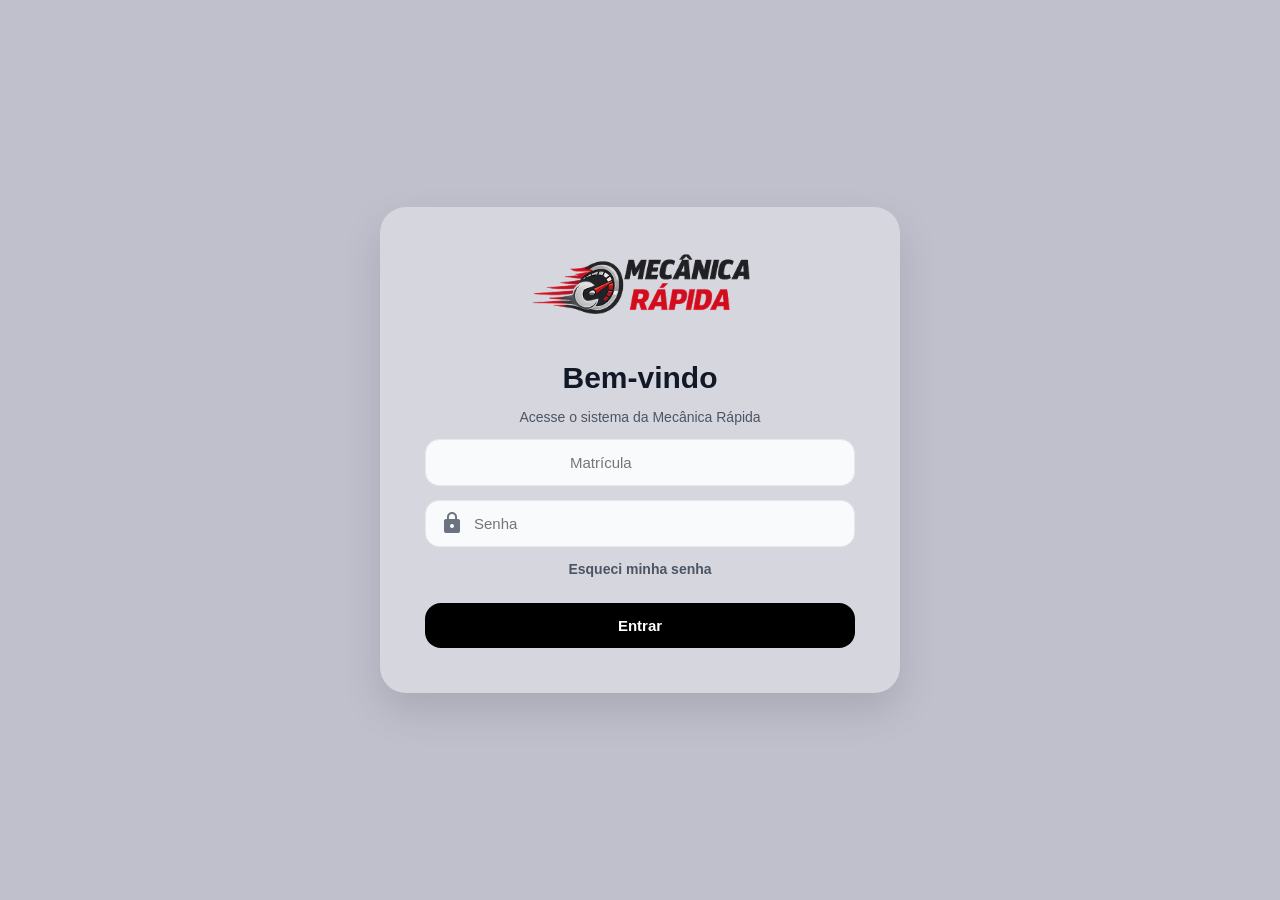
<file: src/index.html>
<!DOCTYPE html>
<html lang="pt-BR">
<head>
  <meta charset="UTF-8">
  <title>Mecânica Rápida - Login</title>
  <link rel="stylesheet" href="css/style.css">
  <link href="https://fonts.googleapis.com/icon?family=Material+Icons" rel="stylesheet">
</head>
<body>

  <div class="login-page">

    <div class="login-card">

      <img src="assets/logo.png" class="login-logo">

      <h1>Bem-vindo</h1>
      <p>Acesse o sistema da Mecânica Rápida</p>

      <div class="input-group">
        <span class="material-icons">badge</span>
        <input type="text" id="matricula" placeholder="Matrícula">
      </div>

      <div class="input-group">
        <span class="material-icons">lock</span>
        <input type="password" id="senha" placeholder="Senha">
      </div>

      <p class="link" onclick="irRecuperacao()">Esqueci minha senha</p>

      <button class="login-button" onclick="login()">Entrar</button>

    </div>

  </div>

  <script src="js/script.js"></script>
</body>
</html>
</file>
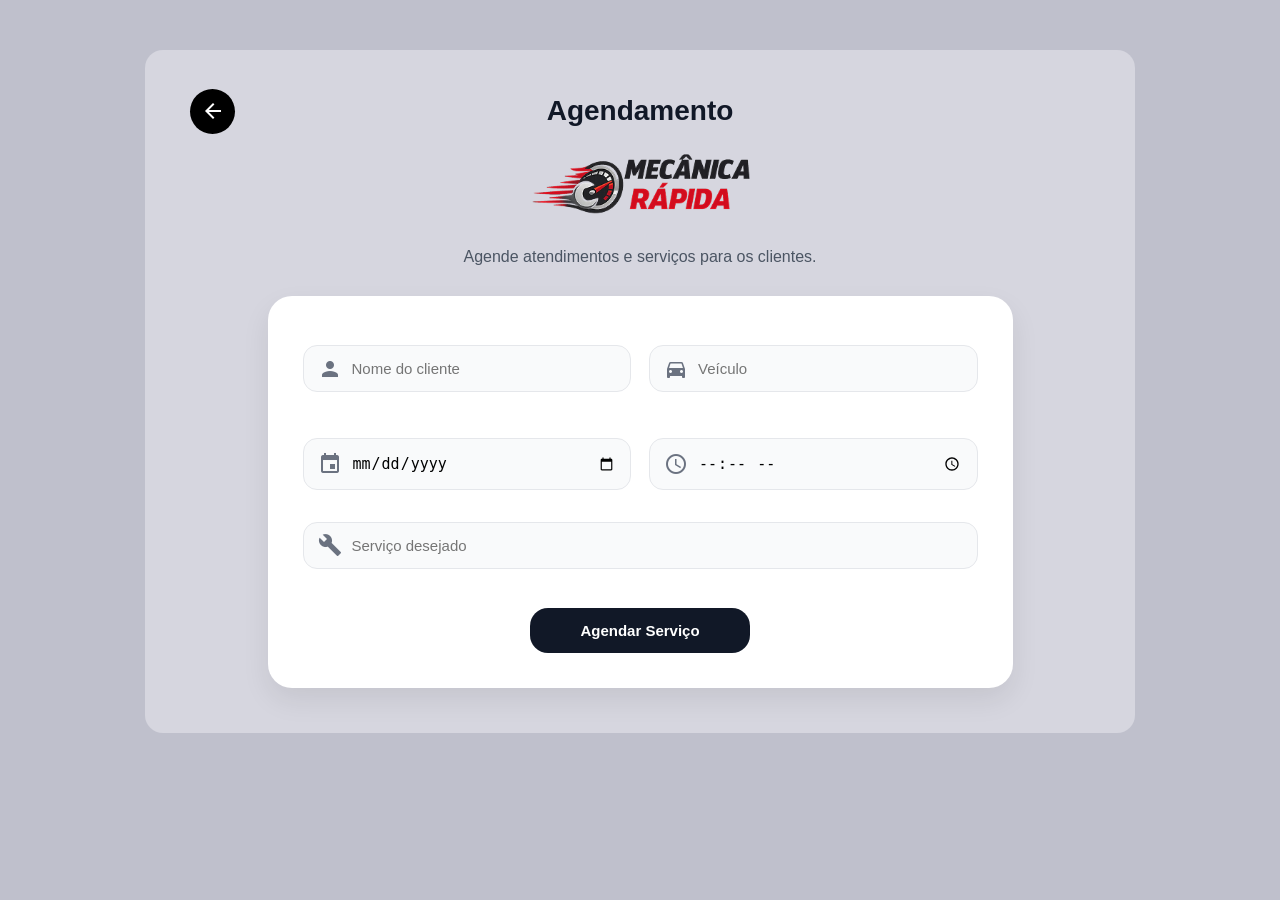
<file: src/agendamento.html>
<!DOCTYPE html>
<html lang="pt-BR">
<head>
  <meta charset="UTF-8">
  <title>Mecânica Rápida - Agendamento</title>
  <link rel="stylesheet" href="css/style.css">
  <link href="https://fonts.googleapis.com/icon?family=Material+Icons" rel="stylesheet">
</head>
<body>

  <div class="container agendamento-container">

    <div class="top-actions">
      <button class="btn-voltar" onclick="irClientes()">
        <span class="material-icons">arrow_back</span>
      </button>

      <h2>Agendamento</h2>
    </div>

    <header class="clientes-header">
      <img src="assets/logo.png" class="logo">
      <p>Agende atendimentos e serviços para os clientes.</p>
    </header>

    <section class="form-card">

      <div class="form-grid">

        <div class="input-group">
          <span class="material-icons">person</span>
          <input type="text" id="clienteAgendamento" placeholder="Nome do cliente">
        </div>

        <div class="input-group">
          <span class="material-icons">directions_car</span>
          <input type="text" id="veiculoAgendamento" placeholder="Veículo">
        </div>

        <div class="input-group">
          <span class="material-icons">event</span>
          <input type="date" id="dataAgendamento">
        </div>

        <div class="input-group">
          <span class="material-icons">schedule</span>
          <input type="time" id="horaAgendamento">
        </div>

      </div>

      <div class="input-group campo-servico">
        <span class="material-icons">build</span>
        <input type="text" id="servicoAgendamento" placeholder="Serviço desejado">
      </div>

      <button class="btn-principal" onclick="cadastrarAgendamento()">
        Agendar Serviço
      </button>

    </section>

  </div>

  <script src="js/script.js"></script>
</body>
</html>
</file>
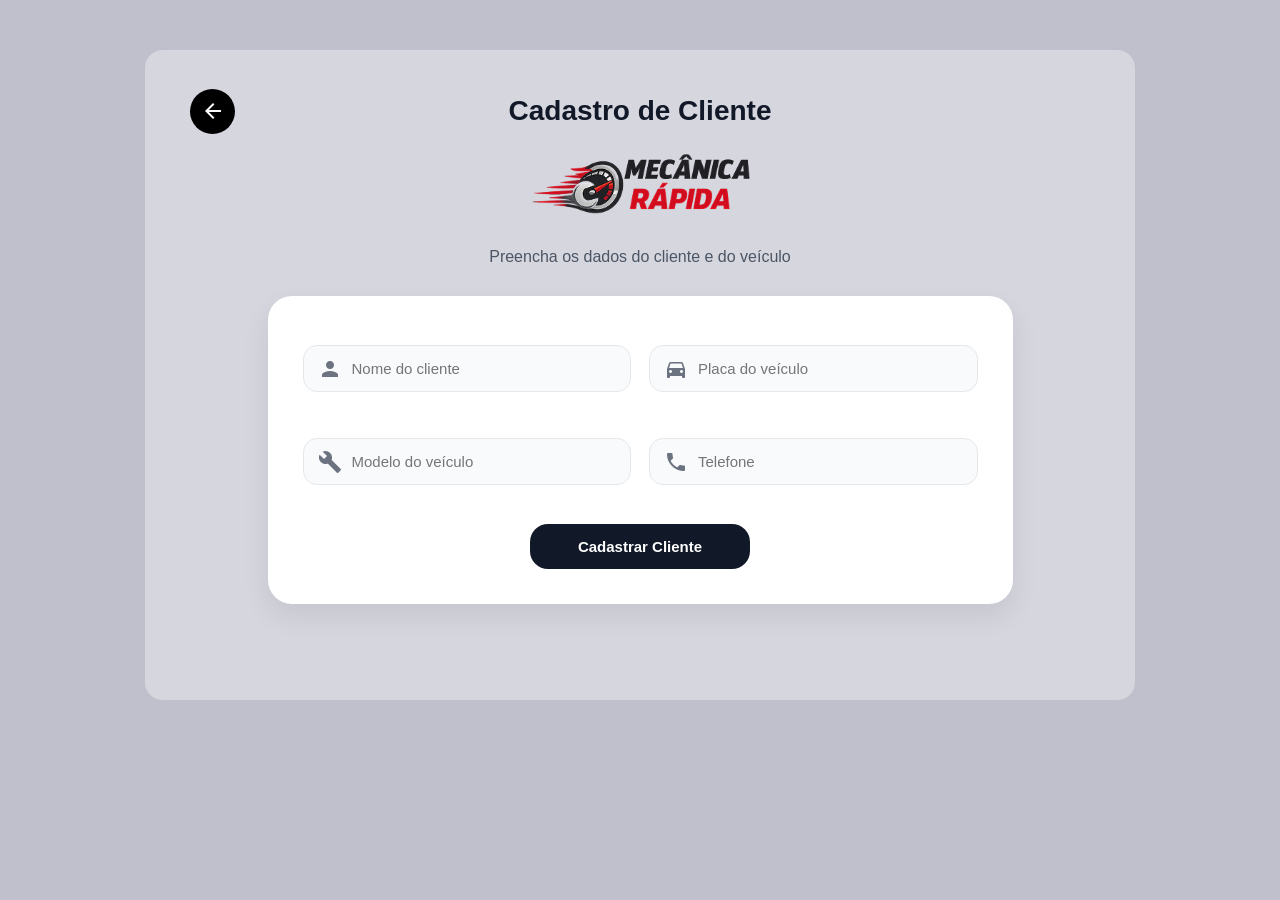
<file: src/cadastro-cliente.html>
<!DOCTYPE html>
<html lang="pt-BR">
<head>
  <meta charset="UTF-8">
  <title>Cadastro de Cliente</title>
  <link rel="stylesheet" href="css/style.css">
  <link href="https://fonts.googleapis.com/icon?family=Material+Icons" rel="stylesheet">
</head>
<body>

  <div class="container cadastro-container">

    <div class="top-actions">
      <button class="btn-voltar" onclick="irClientes()">
        <span class="material-icons">arrow_back</span>
      </button>

      <h2>Cadastro de Cliente</h2>
    </div>

    <header class="clientes-header">
      <img src="assets/logo.png" class="logo">
      <p>Preencha os dados do cliente e do veículo</p>
    </header>

    <section class="form-card">

      <div class="form-grid">

        <div class="input-group">
          <span class="material-icons">person</span>
          <input type="text" id="nomeCliente" placeholder="Nome do cliente">
        </div>

        <div class="input-group">
          <span class="material-icons">directions_car</span>
          <input type="text" id="placaCliente" placeholder="Placa do veículo">
        </div>

        <div class="input-group">
          <span class="material-icons">build</span>
          <input type="text" id="modeloCliente" placeholder="Modelo do veículo">
        </div>

        <div class="input-group">
          <span class="material-icons">phone</span>
          <input type="text" id="telefoneCliente" placeholder="Telefone">
        </div>

      </div>

      <button class="btn-principal" onclick="cadastrarCliente()">
        Cadastrar Cliente
      </button>

    </section>

  </div>

  <script src="js/script.js"></script>
</body>
</html>
</file>
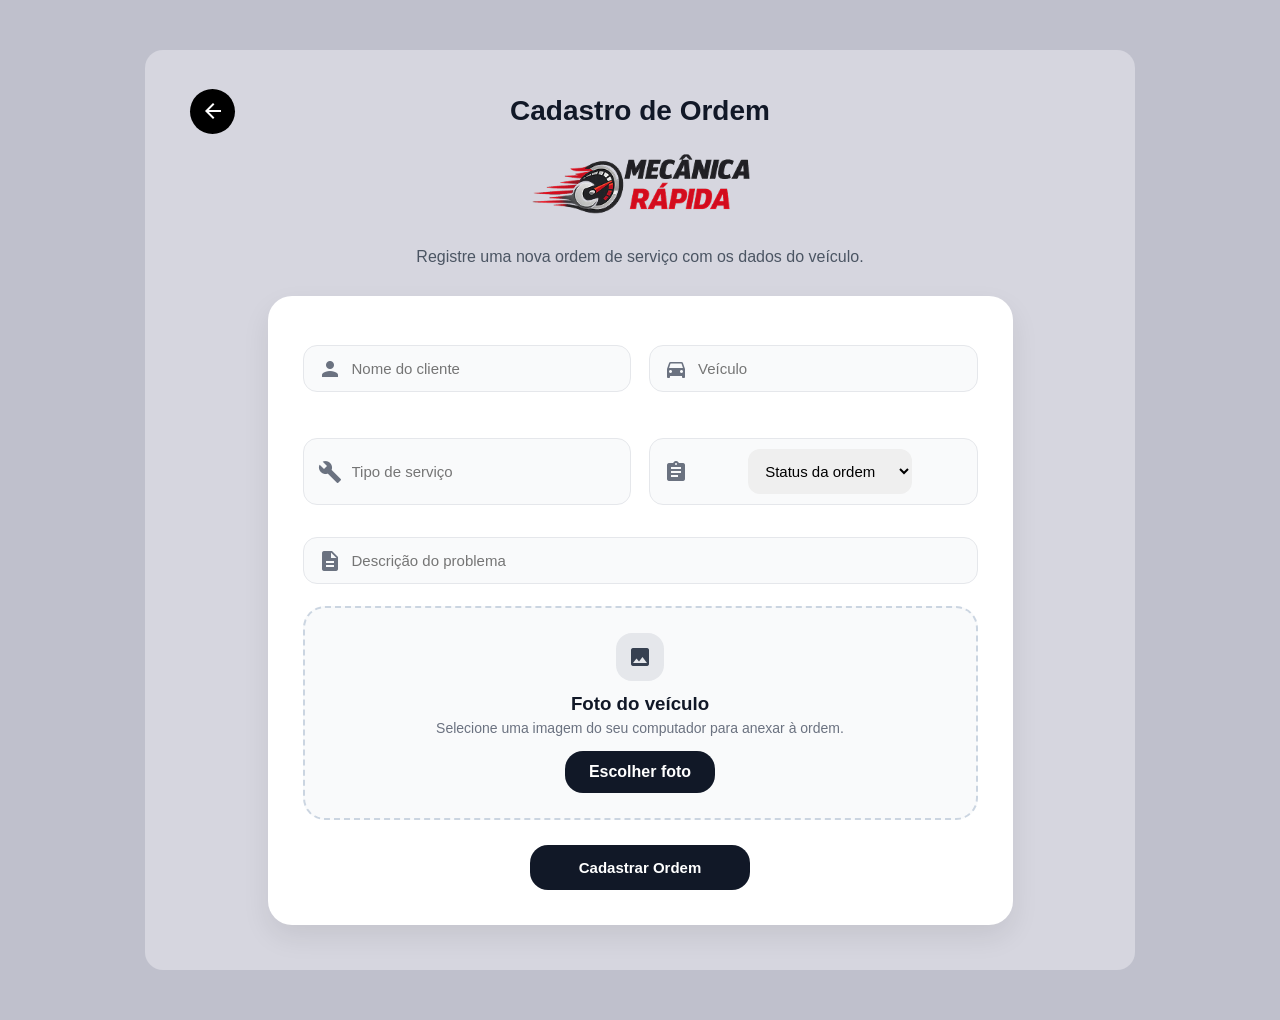
<file: src/cadastro-ordem.html>
<!DOCTYPE html>
<html lang="pt-BR">
<head>
  <meta charset="UTF-8">
  <title>Mecânica Rápida - Cadastro de Ordem</title>
  <link rel="stylesheet" href="css/style.css">
  <link href="https://fonts.googleapis.com/icon?family=Material+Icons" rel="stylesheet">
</head>
<body>

  <div class="container cadastro-container">

    <div class="top-actions">
      <button class="btn-voltar" onclick="irOrdens()">
        <span class="material-icons">arrow_back</span>
      </button>

      <h2>Cadastro de Ordem</h2>
    </div>

    <header class="clientes-header">
      <img src="assets/logo.png" class="logo">
      <p>Registre uma nova ordem de serviço com os dados do veículo.</p>
    </header>

    <section class="form-card">

      <div class="form-grid">

        <div class="input-group">
          <span class="material-icons">person</span>
          <input type="text" id="clienteOrdem" placeholder="Nome do cliente">
        </div>

        <div class="input-group">
          <span class="material-icons">directions_car</span>
          <input type="text" id="veiculoOrdem" placeholder="Veículo">
        </div>

        <div class="input-group">
          <span class="material-icons">build</span>
          <input type="text" id="servicoOrdem" placeholder="Tipo de serviço">
        </div>

        <div class="input-group">
          <span class="material-icons">assignment</span>
          <select id="statusOrdem">
            <option value="">Status da ordem</option>
            <option>Pendente</option>
            <option>Em andamento</option>
            <option>Concluído</option>
          </select>
        </div>

      </div>

      <div class="input-group campo-servico">
        <span class="material-icons">description</span>
        <input type="text" id="descricaoOrdem" placeholder="Descrição do problema">
      </div>

      <div class="upload-card">
        <span class="material-icons upload-icon">image</span>
        <h3>Foto do veículo</h3>
        <p>Selecione uma imagem do seu computador para anexar à ordem.</p>

        <label for="fotoOrdem" class="btn-upload">
          Escolher foto
        </label>

        <input type="file" id="fotoOrdem" accept="image/*">

        <img id="previewFoto" class="preview-foto" style="display: none;">
      </div>

      <button class="btn-principal" onclick="cadastrarOrdem()">
        Cadastrar Ordem
      </button>

    </section>

  </div>

  <script src="js/script.js"></script>
</body>
</html>
</file>
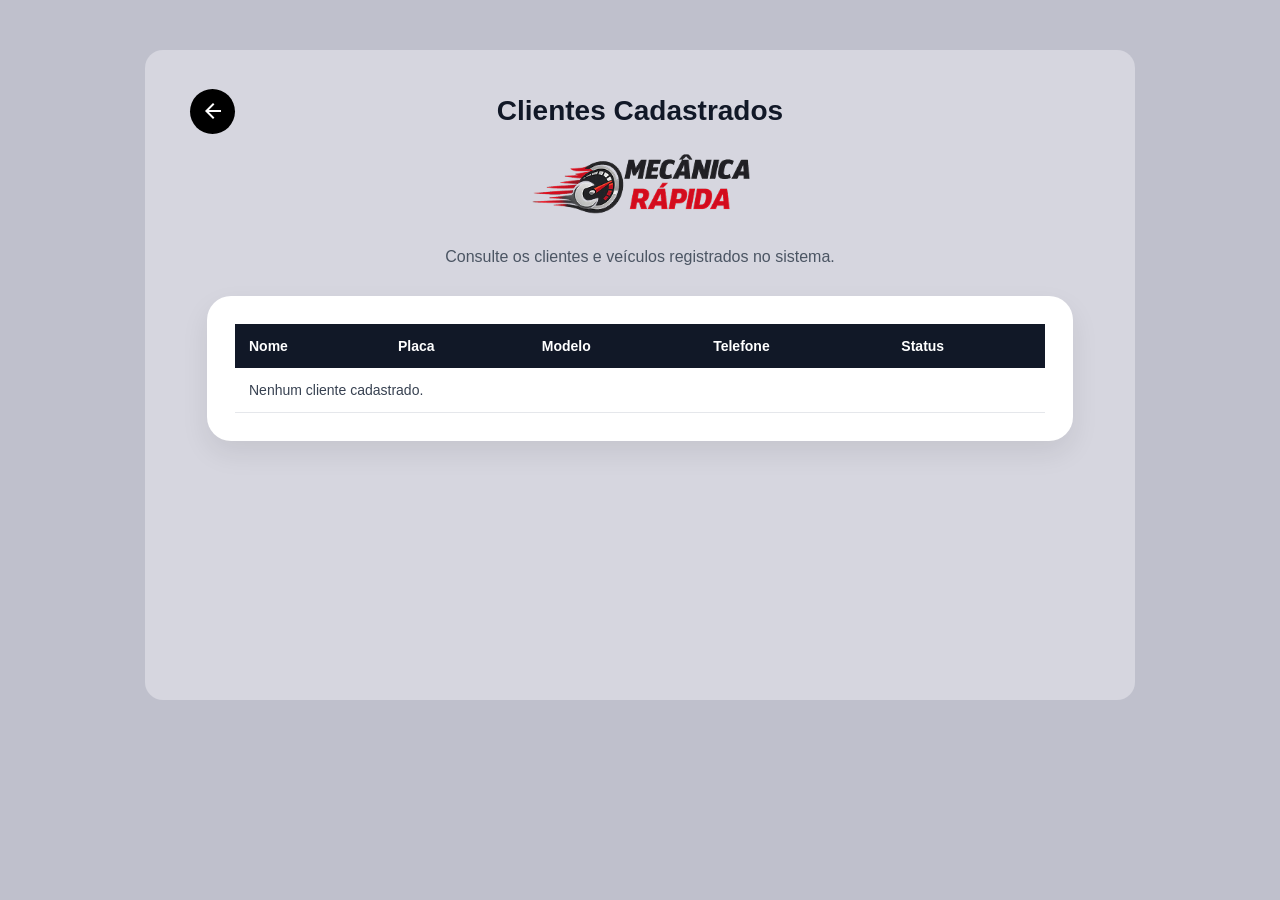
<file: src/clientes-lista.html>
<!DOCTYPE html>
<html lang="pt-BR">
<head>
  <meta charset="UTF-8">
  <title>Clientes Cadastrados</title>
  <link rel="stylesheet" href="css/style.css">
  <link href="https://fonts.googleapis.com/icon?family=Material+Icons" rel="stylesheet">
</head>
<body>

  <div class="container lista-clientes-container">

    <div class="top-actions">
      <button class="btn-voltar" onclick="irClientes()">
        <span class="material-icons">arrow_back</span>
      </button>

      <h2>Clientes Cadastrados</h2>
    </div>

    <header class="clientes-header">
      <img src="assets/logo.png" class="logo">
      <p>Consulte os clientes e veículos registrados no sistema.</p>
    </header>

    <section class="tabela-card">

      <table class="tabela-clientes">
        <thead>
          <tr>
            <th>Nome</th>
            <th>Placa</th>
            <th>Modelo</th>
            <th>Telefone</th>
            <th>Status</th>
          </tr>
        </thead>

        <tbody id="corpoTabelaClientes"></tbody>
      </table>

    </section>

  </div>

  <script src="js/script.js"></script>
</body>
</html>
</file>
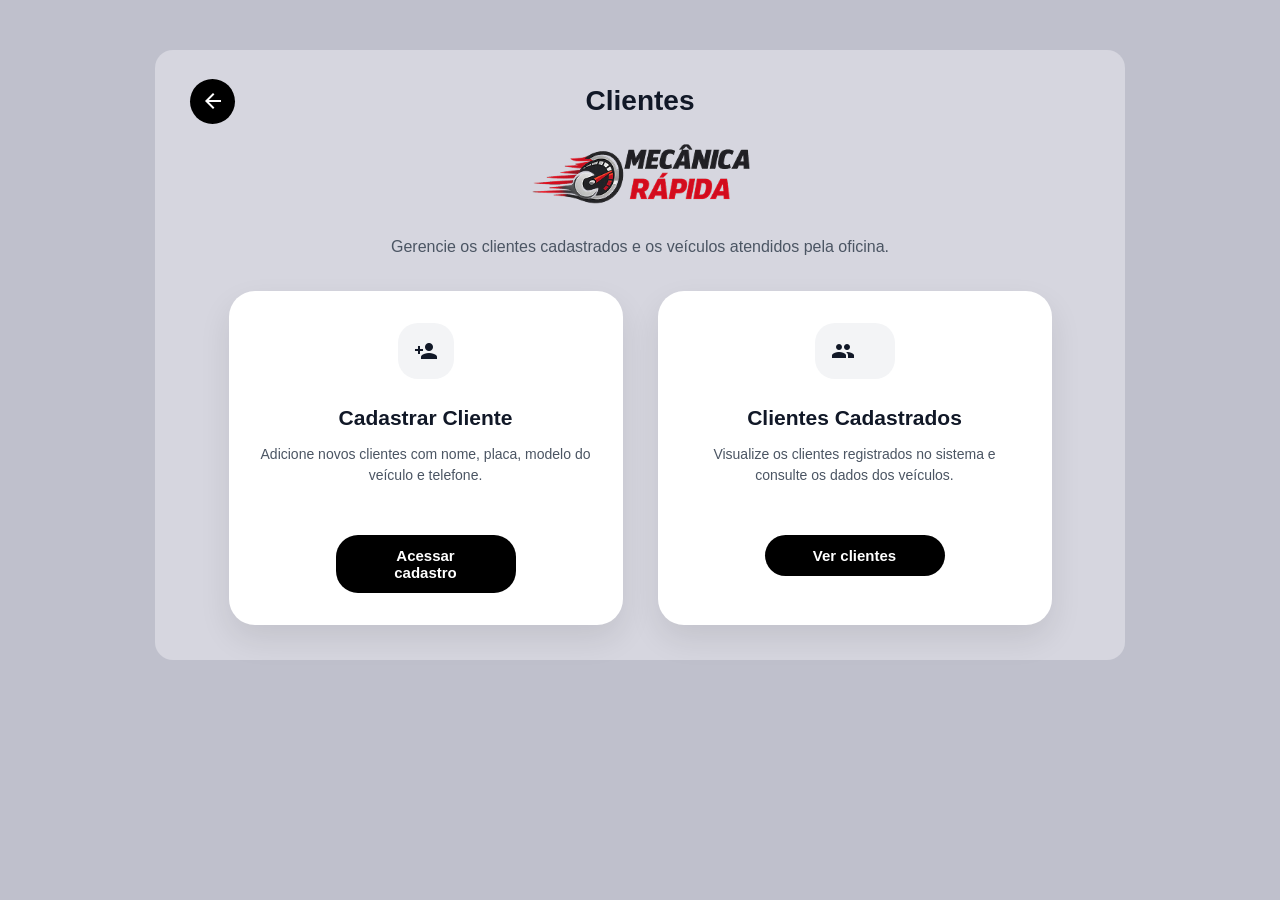
<file: src/clientes.html>
<!DOCTYPE html>
<html lang="pt-BR">
<head>
  <meta charset="UTF-8">
  <title>Mecânica Rápida - Clientes</title>
  <link rel="stylesheet" href="css/style.css">
  <link href="https://fonts.googleapis.com/icon?family=Material+Icons" rel="stylesheet">
</head>
<body>

  <div class="container clientes-menu-container">

    <div class="top-actions">
      <button class="btn-voltar" onclick="irDashboard()">
        <span class="material-icons">arrow_back</span>
      </button>

      <h2>Clientes</h2>
    </div>

    <header class="clientes-header">
      <img src="assets/logo.png" class="logo">
      <p>Gerencie os clientes cadastrados e os veículos atendidos pela oficina.</p>
    </header>

    <section class="clientes-opcoes">

      <div class="cliente-opcao-card">
        <span class="material-icons cliente-opcao-icon">person_add</span>

        <h3>Cadastrar Cliente</h3>
        <p>Adicione novos clientes com nome, placa, modelo do veículo e telefone.</p>

        <button onclick="irCadastroCliente()">Acessar cadastro</button>
      </div>

      <div class="cliente-opcao-card">
        <span class="material-icons cliente-opcao-icon">groups</span>

        <h3>Clientes Cadastrados</h3>
        <p>Visualize os clientes registrados no sistema e consulte os dados dos veículos.</p>

        <button onclick="irListaClientes()">Ver clientes</button>
      </div>

    </section>

  </div>

  <script src="js/script.js"></script>
</body>
</html>
</file>
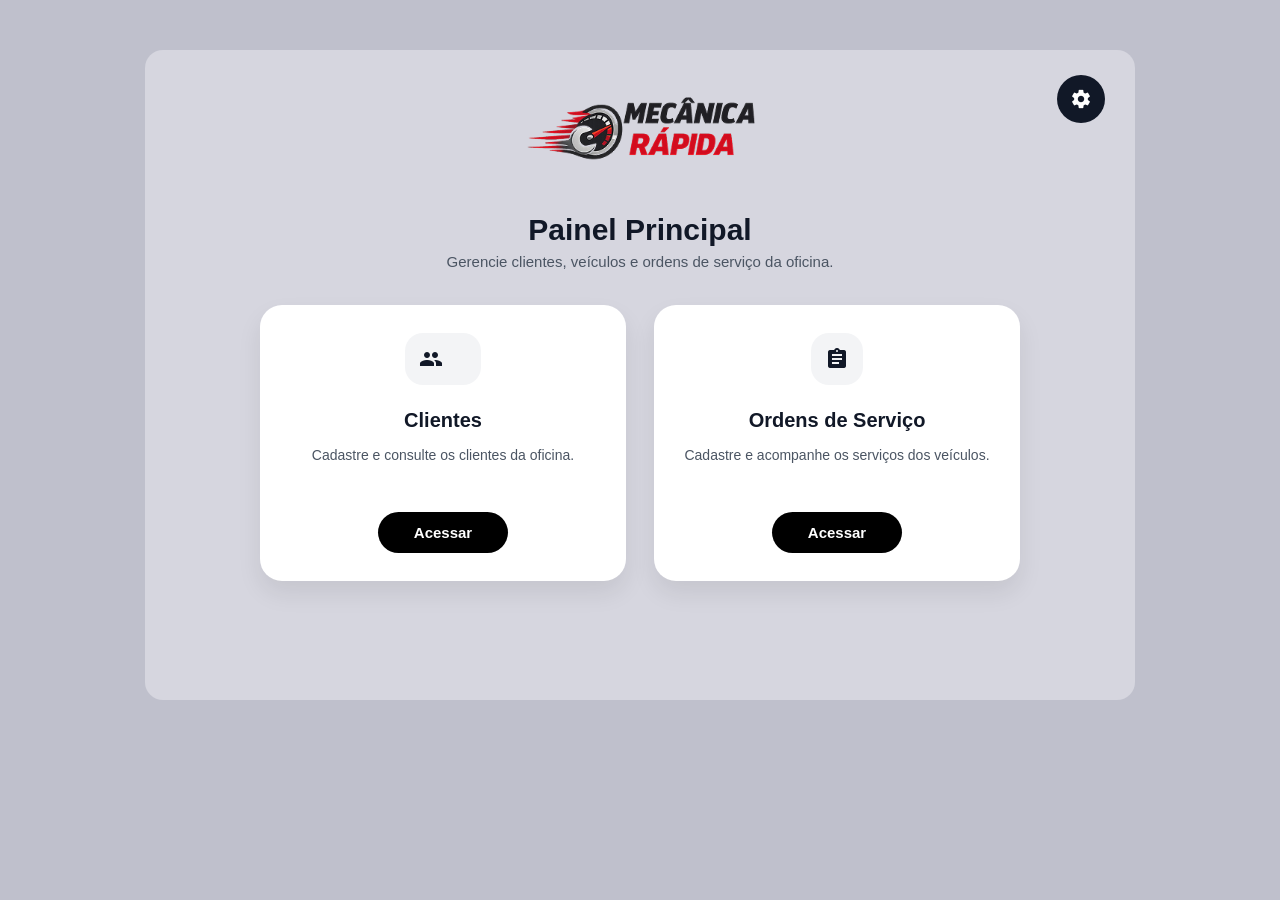
<file: src/dashboard.html>
<!DOCTYPE html>
<html lang="pt-BR">
<head>
  <meta charset="UTF-8">
  <title>Mecânica Rápida - Dashboard</title>
  <link rel="stylesheet" href="css/style.css">
  <link href="https://fonts.googleapis.com/icon?family=Material+Icons" rel="stylesheet">
</head>
<body>

  <div class="container dashboard-container">

    <div class="menu-config">
      <button onclick="toggleMenu()" class="btn-config">
        <span class="material-icons">settings</span>
      </button>

      <div id="dropdown" class="dropdown">
        <div class="dropdown-header">
          <strong>Configurações</strong>
          <span>Minha conta</span>
        </div>

        <div class="dropdown-item" onclick="irPerfil()">
          <span class="material-icons">person</span>
          <p>Perfil</p>
        </div>

        <div class="dropdown-item sair" onclick="sair()">
          <span class="material-icons">logout</span>
          <p>Sair</p>
        </div>
      </div>
    </div>

    <header class="dashboard-header">
      <img src="assets/logo.png" class="logo">
      <h1>Painel Principal</h1>
      <p>Gerencie clientes, veículos e ordens de serviço da oficina.</p>
    </header>

    <section class="dashboard-cards">

      <div class="dashboard-card">
        <span class="material-icons card-icon">groups</span>
        <h3>Clientes</h3>
        <p>Cadastre e consulte os clientes da oficina.</p>
        <button onclick="irClientes()">Acessar</button>
      </div>

      <div class="dashboard-card">
        <span class="material-icons card-icon">assignment</span>
        <h3>Ordens de Serviço</h3>
        <p>Cadastre e acompanhe os serviços dos veículos.</p>
        <button onclick="irOrdens()">Acessar</button>
      </div>

    </section>

  </div>

  <script src="js/script.js"></script>
</body>
</html>
</file>
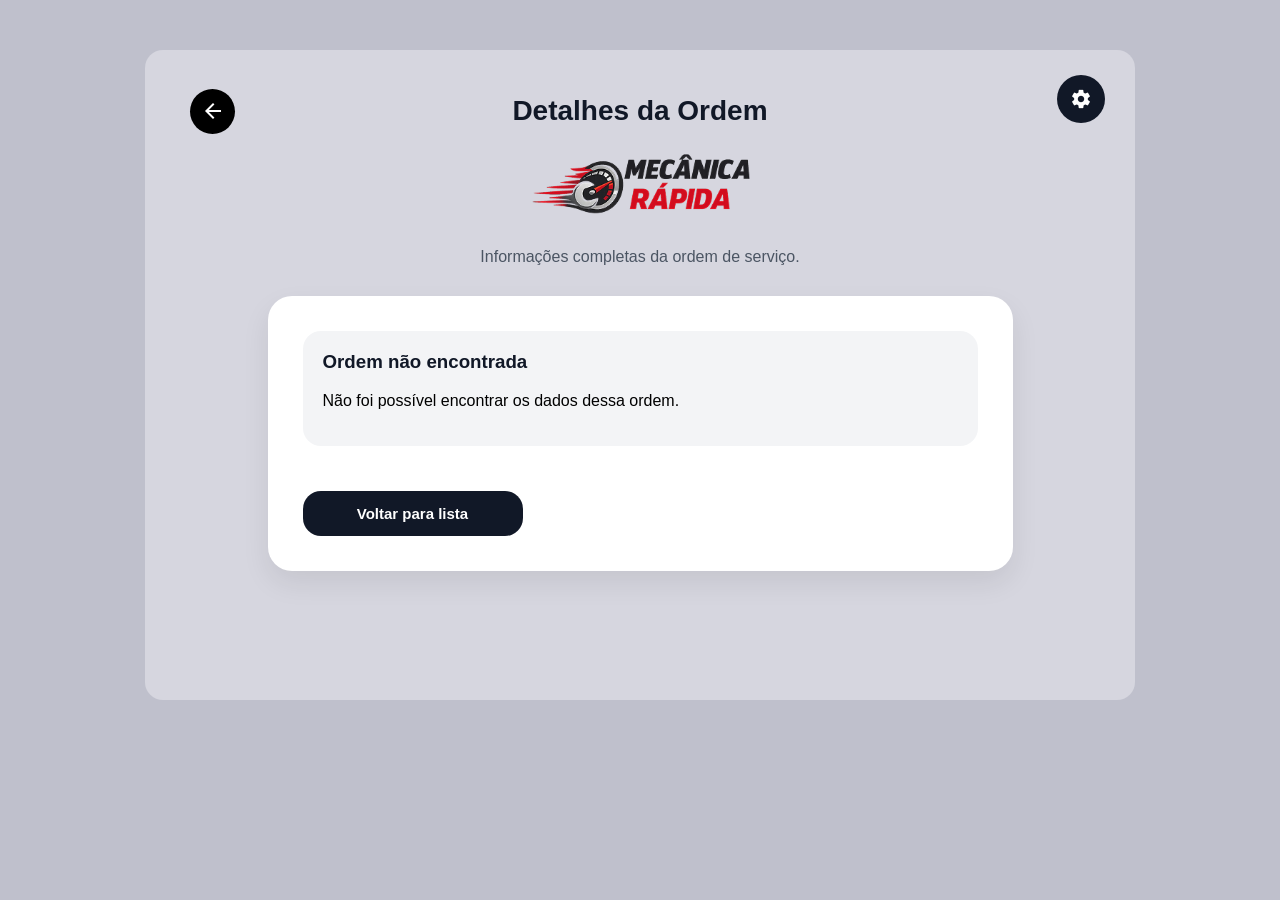
<file: src/detalhes.html>
<!DOCTYPE html>
<html lang="pt-BR">
<head>
  <meta charset="UTF-8">
  <title>Mecânica Rápida - Detalhes da Ordem</title>
  <link rel="stylesheet" href="css/style.css">
  <link href="https://fonts.googleapis.com/icon?family=Material+Icons" rel="stylesheet">
</head>
<body>

  <div class="container detalhes-container">

    <div class="menu-config">
      <button onclick="toggleMenu()" class="btn-config">
        <span class="material-icons">settings</span>
      </button>

      <div id="dropdown" class="dropdown">
        <div class="dropdown-header">
          <strong>Configurações</strong>
          <span>Minha conta</span>
        </div>

        <div class="dropdown-item" onclick="irPerfil()">
          <span class="material-icons">person</span>
          <p>Perfil</p>
        </div>

        <div class="dropdown-item sair" onclick="sair()">
          <span class="material-icons">logout</span>
          <p>Sair</p>
        </div>
      </div>
    </div>

    <div class="top-actions">
      <button class="btn-voltar" onclick="irListaOrdens()">
        <span class="material-icons">arrow_back</span>
      </button>

      <h2>Detalhes da Ordem</h2>
    </div>

    <header class="clientes-header">
      <img src="assets/logo.png" class="logo">
      <p>Informações completas da ordem de serviço.</p>
    </header>

    <section class="detalhes-card detalhes-profissional" id="areaDetalhesOrdem"></section>

  </div>

  <script src="js/script.js"></script>
</body>
</html>
</file>
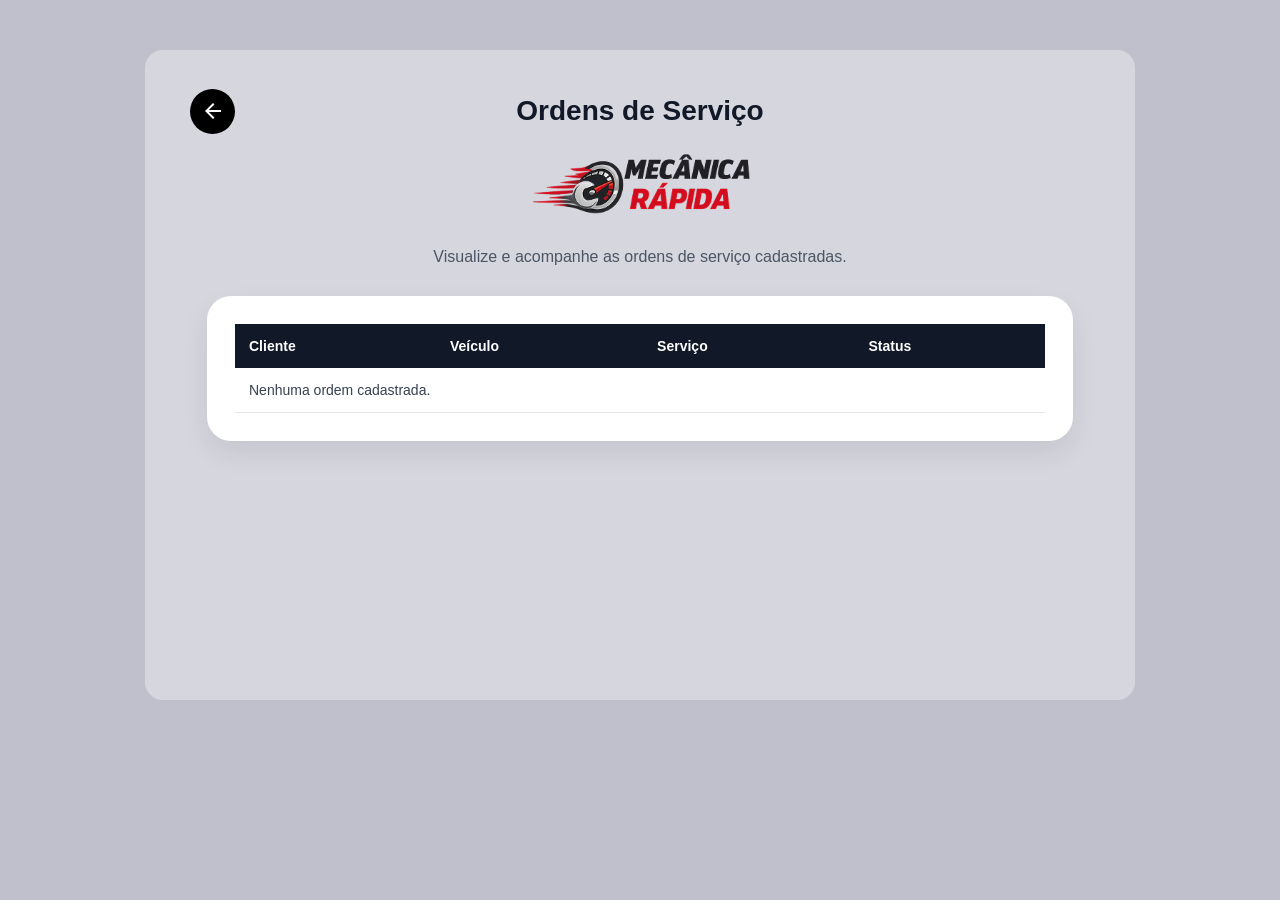
<file: src/lista-ordens.html>
<!DOCTYPE html>
<html lang="pt-BR">
<head>
  <meta charset="UTF-8">
  <title>Ordens de Serviço</title>
  <link rel="stylesheet" href="css/style.css">
  <link href="https://fonts.googleapis.com/icon?family=Material+Icons" rel="stylesheet">
</head>
<body>

  <div class="container lista-clientes-container">

    <div class="top-actions">
      <button class="btn-voltar" onclick="irOrdens()">
        <span class="material-icons">arrow_back</span>
      </button>

      <h2>Ordens de Serviço</h2>
    </div>

    <header class="clientes-header">
      <img src="assets/logo.png" class="logo">
      <p>Visualize e acompanhe as ordens de serviço cadastradas.</p>
    </header>

    <section class="tabela-card">

      <table class="tabela-clientes">
        <thead>
          <tr>
            <th>Cliente</th>
            <th>Veículo</th>
            <th>Serviço</th>
            <th>Status</th>
          </tr>
        </thead>

   <tbody id="corpoTabelaOrdens"></tbody>
   
      </table>

    </section>

  </div>

  <script src="js/script.js"></script>
</body>
</html>
</file>
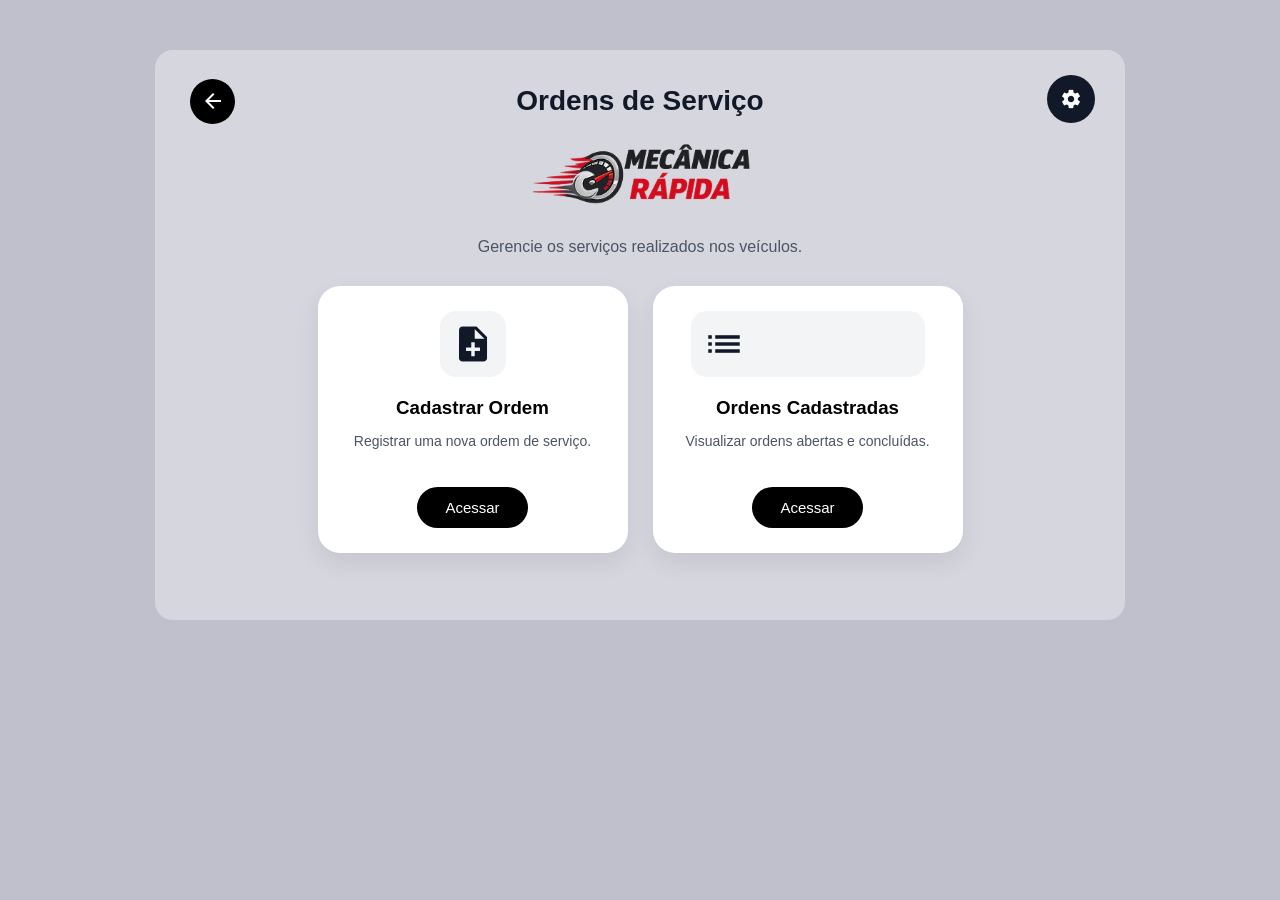
<file: src/ordem.html>
<!DOCTYPE html>
<html lang="pt-BR">
<head>
  <meta charset="UTF-8">
  <title>Mecânica Rápida - Ordens de Serviço</title>
  <link rel="stylesheet" href="css/style.css">
  <link href="https://fonts.googleapis.com/icon?family=Material+Icons" rel="stylesheet">
</head>
<body>

  <div class="container clientes-menu-container">

    <div class="menu-config">
      <button onclick="toggleMenu()" class="btn-config">
        <span class="material-icons">settings</span>
      </button>

      <div id="dropdown" class="dropdown">
        <div class="dropdown-header">
          <strong>Configurações</strong>
          <span>Minha conta</span>
        </div>

        <div class="dropdown-item" onclick="irPerfil()">
          <span class="material-icons">person</span>
          <p>Perfil</p>
        </div>

        <div class="dropdown-item sair" onclick="sair()">
          <span class="material-icons">logout</span>
          <p>Sair</p>
        </div>
      </div>
    </div>

    <div class="top-actions">
      <button class="btn-voltar" onclick="irDashboard()">
        <span class="material-icons">arrow_back</span>
      </button>

      <h2>Ordens de Serviço</h2>
    </div>

    <header class="clientes-header">
      <img src="assets/logo.png" class="logo">
      <p>Gerencie os serviços realizados nos veículos.</p>
    </header>

    <section class="clientes-menu-cards">

      <div class="menu-card">
        <span class="material-icons card-icon">note_add</span>
        <h3>Cadastrar Ordem</h3>
        <p>Registrar uma nova ordem de serviço.</p>
        <button onclick="irCadastroOrdem()">Acessar</button>
      </div>

      <div class="menu-card">
        <span class="material-icons card-icon">list_alt</span>
        <h3>Ordens Cadastradas</h3>
        <p>Visualizar ordens abertas e concluídas.</p>
        <button onclick="irListaOrdens()">Acessar</button>
      </div>

    </section>

  </div>

  <script src="js/script.js"></script>
</body>
</html>
</file>
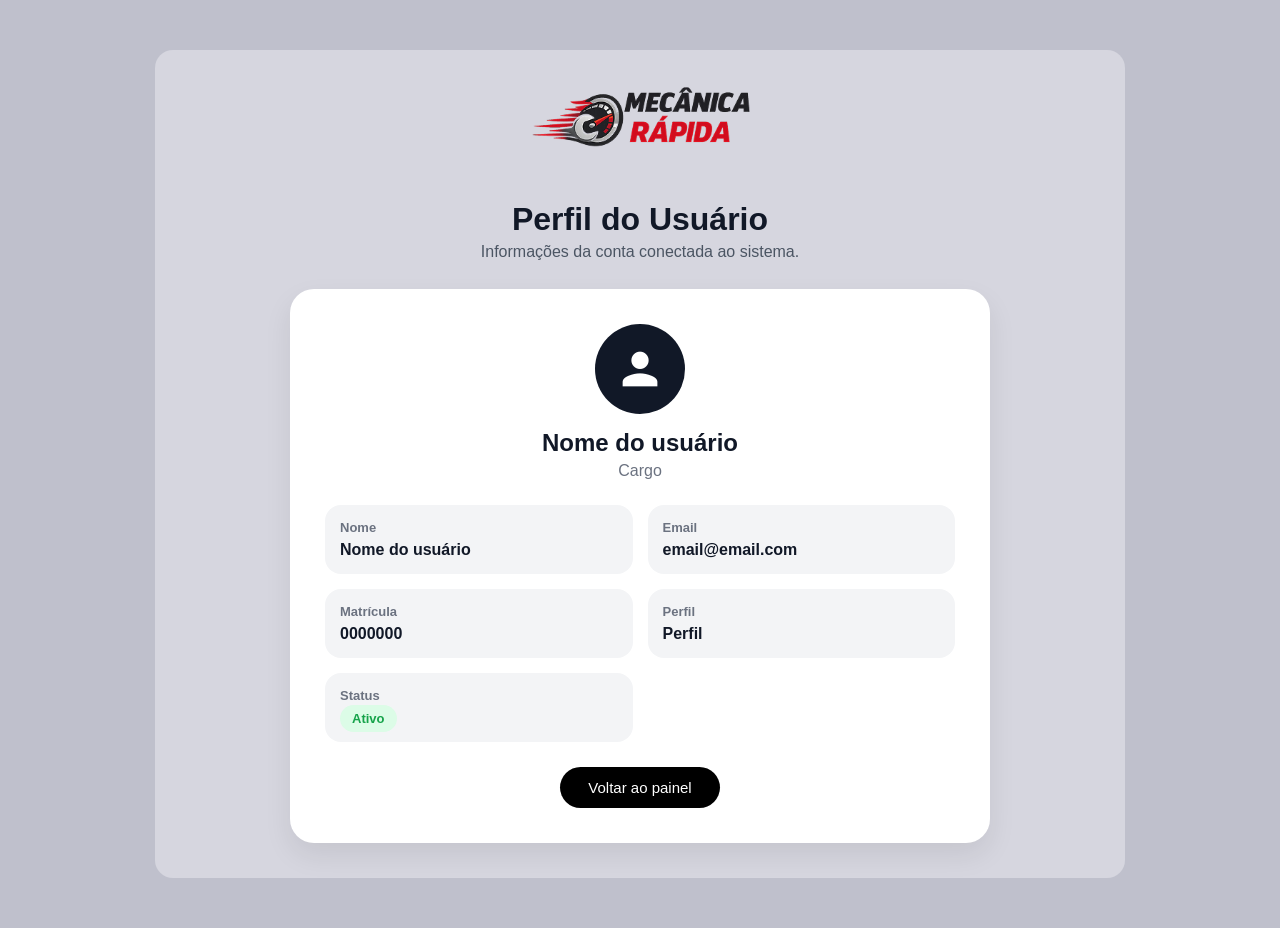
<file: src/perfil.html>
<!DOCTYPE html>
<html lang="pt-BR">
<head>
  <meta charset="UTF-8">
  <title>Mecânica Rápida - Perfil</title>
  <link rel="stylesheet" href="css/style.css">
  <link href="https://fonts.googleapis.com/icon?family=Material+Icons" rel="stylesheet">
</head>
<body>

  <div class="container perfil-container">

    <header class="perfil-header">
      <img src="assets/logo.png" class="logo">
      <h1>Perfil do Usuário</h1>
      <p>Informações da conta conectada ao sistema.</p>
    </header>

    <section class="perfil-card">

      <div class="perfil-avatar">
        <span class="material-icons">person</span>
      </div>

      <div class="perfil-info">
         <h2 id="perfilNomeTitulo">Nome do usuário</h2>
        <p id="perfilTipoTitulo">Cargo</p>
      </div>

      <div class="perfil-dados">
        <div>
          <strong>Nome</strong>
          <span id="perfilNome">Nome do usuário</span>
        </div>

        <div>
          <strong>Email</strong>
          <span id="perfilEmail">email@email.com</span>
        </div>

        <div>
          <strong>Matrícula</strong>
          <span id="perfilMatricula">0000000</span>
        </div>

        <div>
          <strong>Perfil</strong>
          <span id="perfilTipo">Perfil</span>
        </div>

        <div>
          <strong>Status</strong>
          <span class="status-ativo">Ativo</span>
        </div>
      </div>

      <button onclick="irDashboard()">Voltar ao painel</button>

    </section>

  </div>

  <script src="js/script.js"></script>
</body>
</html>
</file>
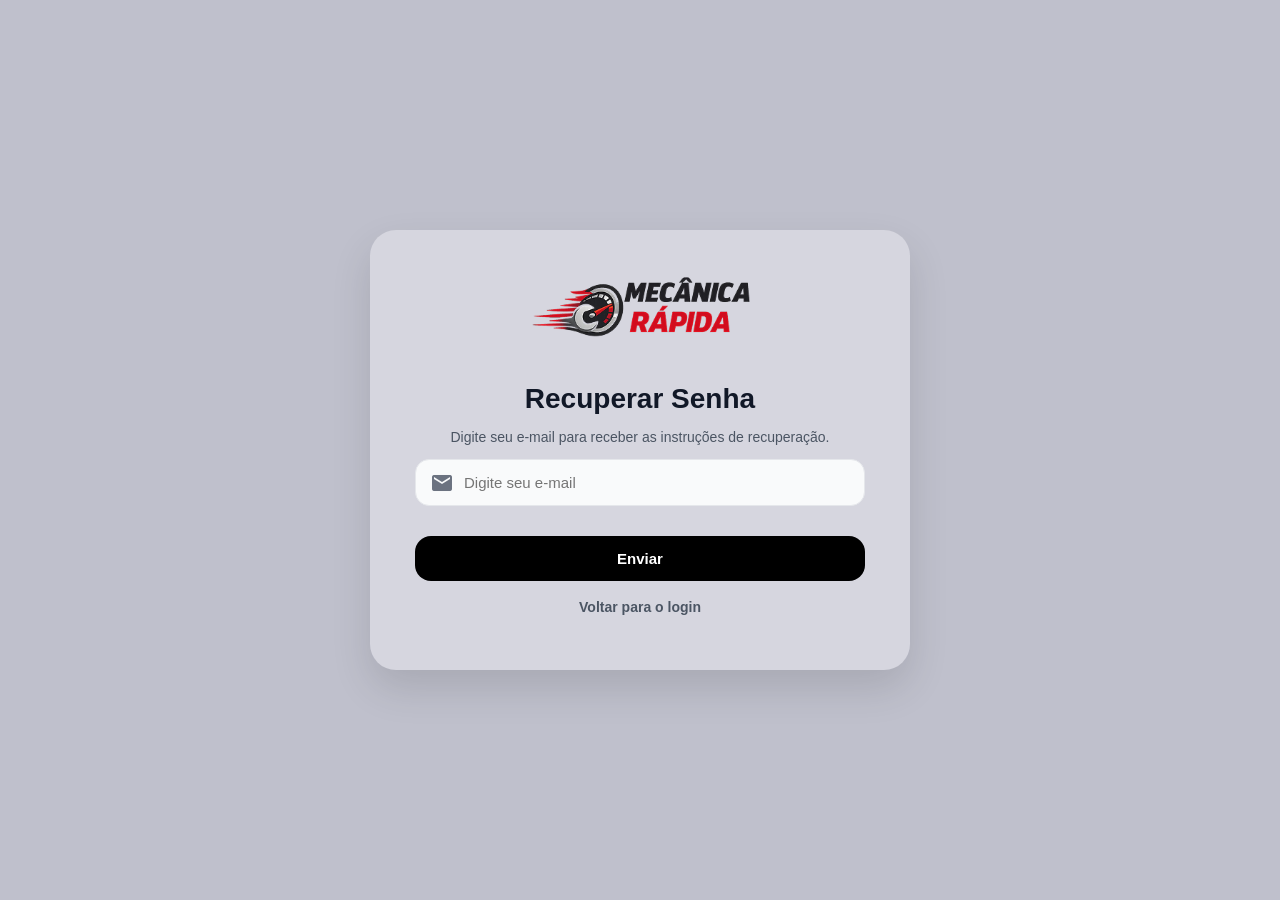
<file: src/recuperacao.html>
<!DOCTYPE html>
<html lang="pt-BR">
<head>
  <meta charset="UTF-8">
  <title>Mecânica Rápida - Recuperação de Senha</title>
  <link rel="stylesheet" href="css/style.css">
  <link href="https://fonts.googleapis.com/icon?family=Material+Icons" rel="stylesheet">
</head>
<body>

  <div class="login-page">

    <div class="login-card recuperacao-card">

      <img src="assets/logo.png" class="login-logo">

      <h1>Recuperar Senha</h1>
      <p>Digite seu e-mail para receber as instruções de recuperação.</p>

      <div class="input-group">
        <span class="material-icons">email</span>
        <input type="email" id="emailRecuperacao" placeholder="Digite seu e-mail">
      </div>

      <button class="login-button" onclick="recuperarSenha()">Enviar</button>

      <p class="link" onclick="voltarLogin()">Voltar para o login</p>

    </div>

  </div>

  <script src="js/script.js"></script>
</body>
</html>
</file>
<file: src/css/style.css>
body {
  margin: 0;
  font-family: Arial, sans-serif;
  background-color: #bfc0cc;
}

.container {
  width: 900px;
  min-height: 500px;
  margin: 50px auto;
  background-color: #d6d6df;
  border-radius: 18px;
  padding: 35px;
  text-align: center;
}

.logo {
  width: 220px;
  margin-bottom: 20px;
}

input, select {
  width: 55%;
  padding: 13px;
  margin: 10px auto;
  display: block;
  border-radius: 12px;
  border: none;
  font-size: 15px;
}

button {
  background: black;
  color: white;
  padding: 12px 28px;
  border: none;
  border-radius: 22px;
  cursor: pointer;
  font-size: 15px;
}

.link {
  color: #1d4ed8;
  cursor: pointer;
}

.card {
  background-color: white;
  width: 65%;
  margin: 18px auto;
  padding: 20px;
  border-radius: 18px;
  text-align: center;
}

.card h3 {
  margin-top: 0;
}

.botao-secundario {
  background-color: #555;
  margin-top: 15px;
}

.menu-config {
  position: absolute;
  top: 25px;
  right: 30px;
  z-index: 1000;
}

.btn-config {
  background: #111827;
  border: none;
  border-radius: 50%;
  width: 48px;
  height: 48px;
  cursor: pointer;

  display: flex;
  align-items: center;
  justify-content: center;

  padding: 0; 
}

.btn-config span {
  color: white;
  font-size: 22px;

  pointer-events: none;
}

.btn-config:hover {
  background: #2563eb;
}

.dropdown {
  display: none;
  position: absolute;
  right: 0;
  margin-top: 12px;
  background: #ffffff;
  border-radius: 16px;
  width: 210px;
  padding: 12px;
  box-shadow: 0 12px 30px rgba(0,0,0,0.18);
  text-align: left;
  z-index: 10;
}

.dropdown-header {
  padding: 10px 12px;
  border-bottom: 1px solid #e5e7eb;
  margin-bottom: 8px;
}

.dropdown-header strong {
  display: block;
  font-size: 15px;
  color: #111827;
}

.dropdown-header span {
  font-size: 12px;
  color: #6b7280;
}

.dropdown-item {
  display: flex;
  align-items: center;
  gap: 10px;
  padding: 10px 12px;
  border-radius: 12px;
  cursor: pointer;
  transition: 0.2s;
}

.dropdown-item span {
  font-size: 20px;
  color: #374151;
}

.dropdown-item p {
  margin: 0;
  font-size: 14px;
  color: #111827;
}

.dropdown-item:hover {
  background: #f3f4f6;
}

.dropdown-item.sair span,
.dropdown-item.sair p {
  color: #dc2626;
}

.dropdown-item.sair:hover {
  background: #fee2e2;
}

.container {
  position: relative;
}

.dashboard-container {
  max-width: 950px;
  min-height: 560px;
  padding: 45px;
}

.dashboard-header {
  text-align: center;
  margin-bottom: 35px;
}

.dashboard-header .logo {
  width: 230px;
  margin-bottom: 18px;
}

.dashboard-header h1 {
  margin: 10px 0 6px;
  font-size: 30px;
  color: #111827;
}

.dashboard-header p {
  margin: 0;
  color: #4b5563;
  font-size: 15px;
}

.dashboard-cards {
  display: flex;
  justify-content: center;
  gap: 28px;
  margin-top: 25px;
}

.dashboard-card {
  background: #ffffff;
  width: 310px;
  min-height: 210px;
  padding: 28px;
  border-radius: 22px;
  text-align: center;
  box-shadow: 0 12px 25px rgba(0,0,0,0.08);
  transition: 0.2s;
}

.dashboard-card:hover {
  transform: translateY(-5px);
  box-shadow: 0 16px 35px rgba(0,0,0,0.13);
}

.card-icon {
  font-size: 46px;
  color: #111827;
  background: #f3f4f6;
  padding: 14px;
  border-radius: 18px;
  margin-bottom: 12px;
}

.dashboard-card h3 {
  margin: 12px 0 8px;
  font-size: 20px;
  color: #111827;
}

.dashboard-card p {
  color: #4b5563;
  font-size: 14px;
  line-height: 1.4;
  min-height: 40px;
}

.dashboard-card button {
  margin-top: 12px;
  width: 130px;
  font-weight: bold;
}

.login-page {
  min-height: 100vh;
  display: flex;
  align-items: center;
  justify-content: center;
  background: #bfc0cc;
}

.login-card {
  width: 430px;
  background: #d6d6df;
  padding: 45px;
  border-radius: 26px;
  text-align: center;
  box-shadow: 0 18px 40px rgba(0,0,0,0.12);
}

.login-logo {
  width: 220px;
  margin-bottom: 22px;
}

.login-card h1 {
  margin: 0;
  color: #111827;
  font-size: 30px;
}

.login-card p {
  color: #4b5563;
  font-size: 14px;
}

.input-group {
  width: 100%;
  background: white;
  display: flex;
  align-items: center;
  gap: 10px;
  margin: 14px 0;
  padding: 0 14px;
  border-radius: 14px;
  box-sizing: border-box;
}

.input-group span {
  color: #6b7280;
}

.input-group input {
  width: 100%;
  border: none;
  outline: none;
  padding: 14px 0;
  margin: 0;
  font-size: 15px;
  background: transparent;
}

.login-button {
  width: 100%;
  margin-top: 16px;
  padding: 14px;
  border-radius: 16px;
  font-weight: bold;
}

.link {
  text-align: center;
  margin: 10px 0;
  color: #111827;
  font-weight: bold;
  cursor: pointer;
}

.perfil-container {
  max-width: 900px;
  min-height: 560px;
}

.perfil-header {
  text-align: center;
  margin-bottom: 28px;
}

.perfil-header h1 {
  margin: 10px 0 5px;
  color: #111827;
}

.perfil-header p {
  margin: 0;
  color: #4b5563;
}

.perfil-card {
  width: 70%;
  margin: 0 auto;
  background: #ffffff;
  padding: 35px;
  border-radius: 24px;
  text-align: center;
  box-shadow: 0 12px 28px rgba(0,0,0,0.08);
}

.perfil-avatar {
  width: 90px;
  height: 90px;
  margin: 0 auto 15px;
  border-radius: 50%;
  background: #111827;
  display: flex;
  align-items: center;
  justify-content: center;
}

.perfil-avatar span {
  font-size: 52px;
  color: white;
}

.perfil-info h2 {
  margin: 5px 0;
  color: #111827;
}

.perfil-info p {
  margin: 0 0 25px;
  color: #6b7280;
}

.perfil-dados {
  display: grid;
  grid-template-columns: 1fr 1fr;
  gap: 15px;
  margin: 25px 0;
}

.perfil-dados div {
  background: #f3f4f6;
  padding: 15px;
  border-radius: 16px;
  text-align: left;
}

.perfil-dados strong {
  display: block;
  font-size: 13px;
  color: #6b7280;
  margin-bottom: 6px;
}

.perfil-dados span {
  color: #111827;
  font-weight: bold;
}

.status-ativo {
  color: #16a34a !important;
}

.clientes-container {
  max-width: 950px;
  min-height: 560px;
  padding: 45px;
}

.top-actions {
  display: flex;
  align-items: center;
  justify-content: center;
  position: relative;
}

.top-actions h2 {
  margin: 0;
  font-size: 28px;
  color: #111827;
}

.btn-voltar {
  position: absolute;
  left: 0;
  width: 45px;
  height: 45px;
  border-radius: 50%;
  padding: 0;
  display: flex;
  align-items: center;
  justify-content: center;
}

.btn-voltar span {
  font-size: 24px;
}

.clientes-header {
  text-align: center;
  margin: 25px 0 30px;
}

.clientes-header .logo {
  width: 220px;
  margin-bottom: 10px;
}

.clientes-header p {
  color: #4b5563;
  margin: 0;
}

.form-card {
  background: #ffffff;
  width: 75%;
  margin: 0 auto;
  padding: 35px;
  border-radius: 24px;
  box-shadow: 0 12px 28px rgba(0,0,0,0.08);
  text-align: center;
}

.form-grid {
  display: grid;
  grid-template-columns: 1fr 1fr;
  gap: 15px;
}

.btn-principal {
  margin-top: 20px;
  width: 220px;
  font-weight: bold;
}

.clientes-menu-container {
  max-width: 1000px;
}

.clientes-menu-cards {
  display: flex;
  justify-content: center;
  gap: 25px;
  margin-top: 30px;
  flex-wrap: wrap;
}

.menu-card {
  width: 260px;
  background: #ffffff;
  padding: 25px;
  border-radius: 22px;
  text-align: center;
  box-shadow: 0 10px 25px rgba(0,0,0,0.08);
  transition: 0.2s;
}

.menu-card:hover {
  transform: translateY(-5px);
  box-shadow: 0 15px 30px rgba(0,0,0,0.12);
}

.menu-card .card-icon {
  font-size: 42px;
  margin-bottom: 10px;
  background: #f3f4f6;
  padding: 12px;
  border-radius: 16px;
}

.menu-card h3 {
  margin: 10px 0 5px;
}

.menu-card p {
  font-size: 14px;
  color: #4b5563;
  min-height: 40px;
}

.cadastro-container {
  max-width: 950px;
  min-height: 560px;
  padding: 45px;
}

.form-card {
  background: #ffffff;
  width: 75%;
  margin: 0 auto;
  padding: 35px;
  border-radius: 24px;
  box-shadow: 0 12px 28px rgba(0,0,0,0.08);
  text-align: center;
}

.form-grid {
  display: grid;
  grid-template-columns: 1fr 1fr;
  gap: 18px;
}

.input-group {
  width: 100%;
  background: #f9fafb;
  display: flex;
  align-items: center;
  gap: 10px;
  padding: 0 14px;
  border-radius: 14px;
  border: 1px solid #e5e7eb;
}

.input-group span {
  color: #6b7280;
}

.input-group input {
  width: 100%;
  border: none;
  outline: none;
  padding: 14px 0;
  font-size: 15px;
  background: transparent;
}

.btn-principal {
  margin-top: 25px;
  width: 220px;
  padding: 14px;
  border-radius: 18px;
  font-weight: bold;
  background: #111827;
  color: white;
  border: none;
  cursor: pointer;
  transition: 0.2s;
}

.btn-principal:hover {
  background: #2563eb;
}

.lista-clientes-container {
  max-width: 1050px;
  min-height: 560px;
  padding: 45px;
}

.tabela-card {
  background: #ffffff;
  padding: 28px;
  border-radius: 24px;
  box-shadow: 0 12px 28px rgba(0,0,0,0.08);
  width: 90%;
  margin: 0 auto;
  overflow-x: auto;
}

.tabela-clientes {
  width: 100%;
  border-collapse: collapse;
  text-align: left;
}

.tabela-clientes th {
  background: #111827;
  color: white;
  padding: 14px;
  font-size: 14px;
}

.tabela-clientes td {
  padding: 14px;
  border-bottom: 1px solid #e5e7eb;
  color: #374151;
  font-size: 14px;
}

.tabela-clientes tr:hover {
  background: #f3f4f6;
}

.status-ativo {
  background: #dcfce7;
  color: #16a34a !important;
  padding: 6px 12px;
  border-radius: 20px;
  font-weight: bold;
  font-size: 13px;
}

.status-pendente {
  background: #fef3c7;
  color: #d97706;
  padding: 6px 12px;
  border-radius: 20px;
  font-weight: bold;
  font-size: 13px;
}

.agendamento-container {
  max-width: 950px;
  min-height: 560px;
  padding: 45px;
}

.campo-servico {
  width: 100%;
  margin-top: 18px;
  box-sizing: border-box;
}

.status-concluido {
  background: #dbeafe;
  color: #2563eb;
  padding: 6px 12px;
  border-radius: 20px;
  font-weight: bold;
  font-size: 13px;
}

.detalhes-container {
  max-width: 950px;
  min-height: 560px;
  padding: 45px;
}

.detalhes-card {
  background: #ffffff;
  width: 75%;
  margin: 0 auto;
  padding: 35px;
  border-radius: 24px;
  box-shadow: 0 12px 28px rgba(0,0,0,0.08);
}

.detalhes-topo {
  display: flex;
  align-items: center;
  justify-content: space-between;
  margin-bottom: 25px;
}

.detalhes-topo h3 {
  margin: 0;
  color: #111827;
  font-size: 24px;
}

.detalhes-topo p {
  margin: 5px 0 0;
  color: #6b7280;
}

.detalhes-grid {
  display: grid;
  grid-template-columns: 1fr 1fr;
  gap: 15px;
}

.detalhe-item {
  background: #f3f4f6;
  padding: 16px;
  border-radius: 16px;
}

.detalhe-item strong,
.detalhe-descricao strong {
  display: block;
  color: #6b7280;
  font-size: 13px;
  margin-bottom: 6px;
}

.detalhe-item span {
  color: #111827;
  font-weight: bold;
}

.detalhe-descricao {
  background: #f3f4f6;
  padding: 16px;
  border-radius: 16px;
  margin: 18px 0;
}

.detalhe-descricao p {
  margin: 0;
  color: #374151;
}

.detalhes-figma {
  text-align: center;
}

.detalhes-figma h3 {
  margin: 0 0 10px;
  font-family: Georgia, serif;
  font-size: 20px;
  font-weight: normal;
}

.foto-veiculo {
  width: 100%;
  height: 320px;
  object-fit: cover;
  object-position: center;
  border-radius: 22px;
  margin: 20px 0;
  display: block;
  box-shadow: 0 8px 20px rgba(0,0,0,0.12);
  background: #e5e7eb;
}

.detalhe-bloco {
  border-top: 2px solid #8fb0cc;
  border-bottom: 2px solid #8fb0cc;
  padding: 8px 0;
  margin: 12px auto;
  width: 85%;
}

.detalhe-bloco p {
  margin: 2px 0;
  color: #111827;
}

.detalhes-container {
  max-width: 950px;
  min-height: 560px;
  padding: 45px;
}

.detalhes-card {
  background: #ffffff;
  width: 75%;
  margin: 0 auto;
  padding: 35px;
  border-radius: 24px;
  box-shadow: 0 12px 28px rgba(0,0,0,0.08);
}

.detalhes-profissional {
  text-align: left;
}

.detalhes-titulo {
  display: flex;
  align-items: center;
  justify-content: space-between;
  margin-bottom: 22px;
}

.detalhes-titulo h3 {
  margin: 0;
  font-size: 24px;
  color: #111827;
}

.detalhes-titulo p {
  margin: 5px 0 0;
  color: #6b7280;
}

.foto-veiculo {
  width: 100%;
  max-height: 280px;
  object-fit: cover;
  border-radius: 22px;
  margin-bottom: 22px;
}

.detalhes-grid-info {
  display: grid;
  grid-template-columns: repeat(4, 1fr);
  gap: 14px;
  margin-bottom: 20px;
}

.detalhes-grid-info div {
  background: #f3f4f6;
  padding: 14px;
  border-radius: 16px;
}

.detalhes-grid-info strong {
  display: block;
  color: #6b7280;
  font-size: 13px;
  margin-bottom: 6px;
}

.detalhes-grid-info span {
  color: #111827;
  font-weight: bold;
}

.servicos-card {
  background: #f3f4f6;
  padding: 20px;
  border-radius: 18px;
  margin-bottom: 20px;
}

.servicos-card h3 {
  margin-top: 0;
  color: #111827;
}

.servicos-card li {
  margin: 8px 0;
  color: #374151;
}

.tabela-clientes tr {
  cursor: pointer;
  transition: 0.2s;
}

.tabela-clientes tr:hover {
  background: #e5e7eb;
}

.recuperacao-card {
  width: 450px;
}

.recuperacao-card h1 {
  font-size: 28px;
}

.recuperacao-card .link {
  text-align: center;
  margin-top: 18px;
}

.upload-card {
  margin-top: 22px;
  background: #f9fafb;
  border: 2px dashed #cbd5e1;
  padding: 25px;
  border-radius: 22px;
  text-align: center;
}

.upload-icon {
  font-size: 44px;
  color: #374151;
  background: #e5e7eb;
  padding: 12px;
  border-radius: 16px;
}

.upload-card h3 {
  margin: 12px 0 5px;
  color: #111827;
}

.upload-card p {
  margin: 0 0 15px;
  color: #6b7280;
  font-size: 14px;
}

.btn-upload {
  display: inline-block;
  background: #111827;
  color: white;
  padding: 12px 24px;
  border-radius: 18px;
  cursor: pointer;
  font-weight: bold;
}

.btn-upload:hover {
  background: #2563eb;
}

#fotoOrdem {
  display: none;
}

.preview-foto {
  width: 260px;
  height: 170px;
  object-fit: cover;
  border-radius: 18px;
  margin: 20px auto 0;
  display: block;
  box-shadow: 0 8px 20px rgba(0,0,0,0.12);
}

.clientes-opcoes {
  display: flex;
  justify-content: center;
  gap: 35px;
  margin-top: 35px;
}

.cliente-opcao-card {
  width: 330px;
  min-height: 240px;
  background: #ffffff;
  padding: 32px;
  border-radius: 26px;
  text-align: center;
  box-shadow: 0 14px 32px rgba(0,0,0,0.09);
  transition: 0.2s;
}

.cliente-opcao-card:hover {
  transform: translateY(-5px);
  box-shadow: 0 18px 38px rgba(0,0,0,0.14);
}

.cliente-opcao-icon {
  font-size: 48px;
  color: #111827;
  background: #f3f4f6;
  padding: 16px;
  border-radius: 20px;
  margin-bottom: 15px;
}

.cliente-opcao-card h3 {
  margin: 12px 0 8px;
  font-size: 21px;
  color: #111827;
}

.cliente-opcao-card p {
  color: #4b5563;
  font-size: 14px;
  line-height: 1.5;
  min-height: 65px;
}

.cliente-opcao-card button {
  width: 180px;
  margin-top: 12px;
  font-weight: bold;
}
</file>
